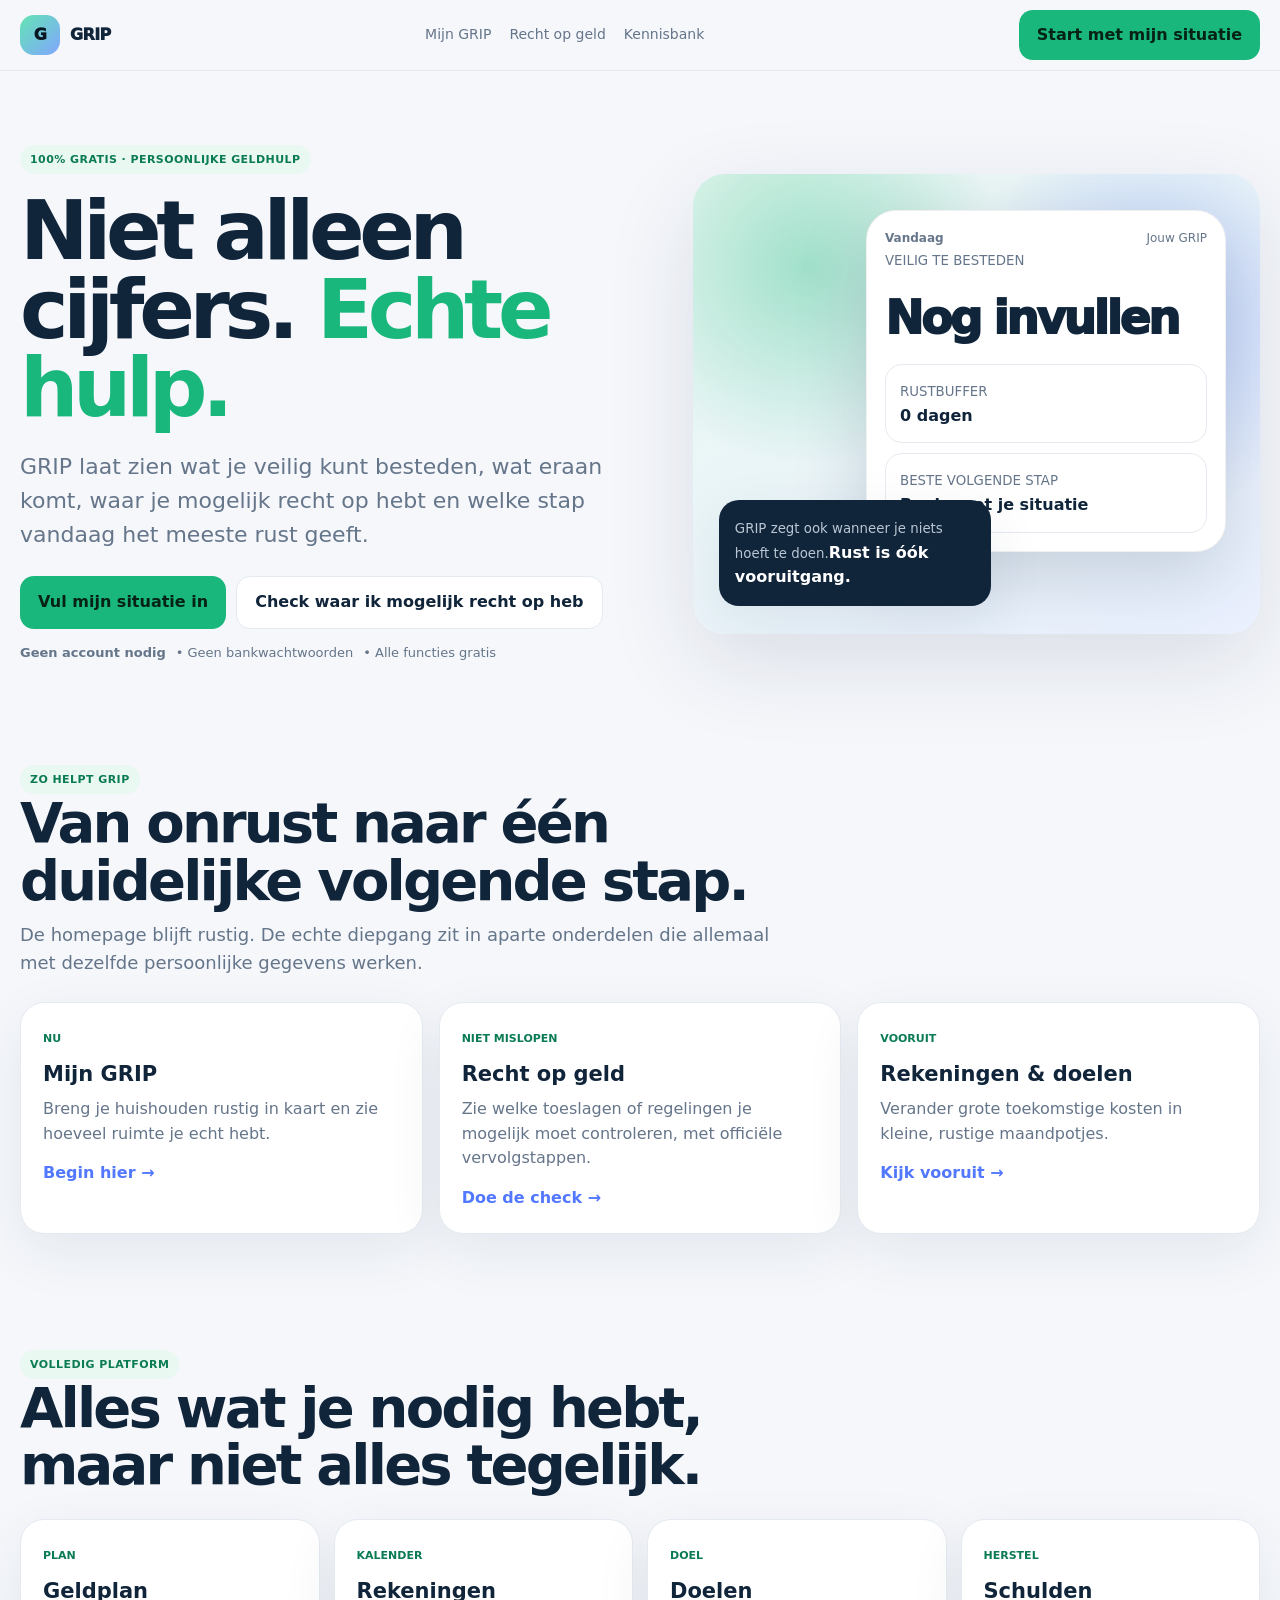
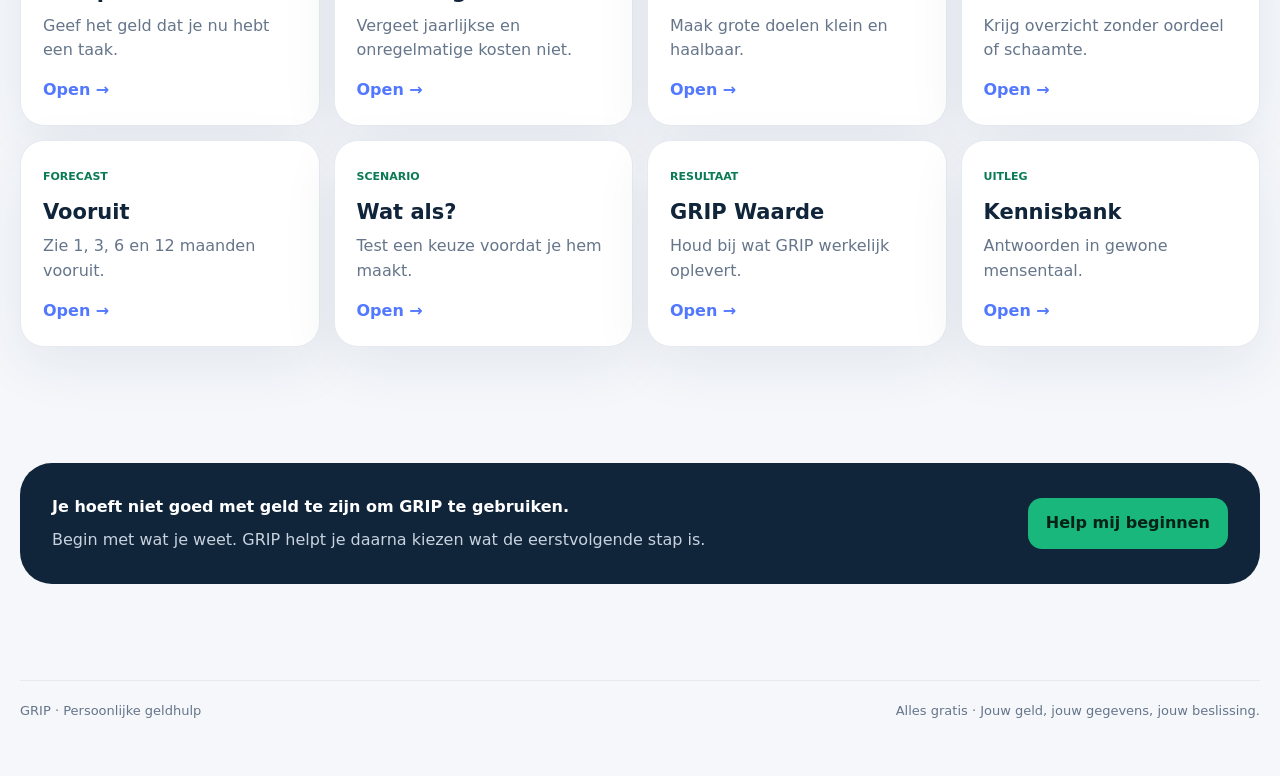
<file: index.html>
<!doctype html><html lang="nl"><head><meta charset="utf-8"><meta name="viewport" content="width=device-width,initial-scale=1"><meta name="theme-color" content="#f5f7fb"><meta name="description" content="GRIP helpt je begrijpen wat er nu kan, wat eraan komt en welke volgende stap rust geeft."><title>GRIP — echte hulp bij je geld</title><link rel="stylesheet" href="/style.css"></head><body><header class="topbar"><div class="wrap topin"><a class="logo" href="/"><span class="mark">G</span><span>GRIP</span></a><nav class="mainnav"><a href="/mijn-grip/">Mijn GRIP</a><a href="/recht-op-geld/">Recht op geld</a><a href="/kennisbank/">Kennisbank</a></nav><a class="navcta primary" href="/mijn-grip/">Start met mijn situatie</a></div></header><main><section class="wrap hero"><div><span class="eyebrow">100% gratis · persoonlijke geldhulp</span><h1>Niet alleen cijfers. <span>Echte hulp.</span></h1><p class="lead">GRIP laat zien wat je veilig kunt besteden, wat eraan komt, waar je mogelijk recht op hebt en welke stap vandaag het meeste rust geeft.</p><div class="actions"><a class="btn primary" href="/mijn-grip/">Vul mijn situatie in</a><a class="btn secondary" href="/recht-op-geld/">Check waar ik mogelijk recht op heb</a></div><div class="trustline"><b>Geen account nodig</b><span>• Geen bankwachtwoorden</span><span>• Alle functies gratis</span></div></div><div class="heroVisual"><div class="phone"><div class="phoneTop"><b>Vandaag</b><span>Jouw GRIP</span></div><small class="muted">VEILIG TE BESTEDEN</small><div class="bigNumber" id="homeSafe">Nog invullen</div><div class="miniCard"><small>RUSTBUFFER</small><strong id="homeDays">0 dagen</strong></div><div class="miniCard"><small>BESTE VOLGENDE STAP</small><strong id="homeAction">Begin met je situatie</strong></div></div><div class="floatingHelp"><small>GRIP zegt ook wanneer je niets hoeft te doen.</small><b>Rust is óók vooruitgang.</b></div></div></section><section class="wrap section"><div class="sectionHead"><span class="pill">Zo helpt GRIP</span><h2>Van onrust naar één duidelijke volgende stap.</h2><p>De homepage blijft rustig. De echte diepgang zit in aparte onderdelen die allemaal met dezelfde persoonlijke gegevens werken.</p></div><div class="grid3"><article class="routeCard"><span class="tag">Nu</span><h3>Mijn GRIP</h3><p>Breng je huishouden rustig in kaart en zie hoeveel ruimte je echt hebt.</p><a class="go" href="/mijn-grip/">Begin hier →</a></article><article class="routeCard"><span class="tag">Niet mislopen</span><h3>Recht op geld</h3><p>Zie welke toeslagen of regelingen je mogelijk moet controleren, met officiële vervolgstappen.</p><a class="go" href="/recht-op-geld/">Doe de check →</a></article><article class="routeCard"><span class="tag">Vooruit</span><h3>Rekeningen & doelen</h3><p>Verander grote toekomstige kosten in kleine, rustige maandpotjes.</p><a class="go" href="/rekeningen/">Kijk vooruit →</a></article></div></section><section class="wrap section"><div class="sectionHead"><span class="pill">Volledig platform</span><h2>Alles wat je nodig hebt, maar niet alles tegelijk.</h2></div><div class="grid4"><a class="routeCard" href="/geldplan/"><span class="tag">Plan</span><h3>Geldplan</h3><p>Geef het geld dat je nu hebt een taak.</p><span class="go">Open →</span></a><a class="routeCard" href="/rekeningen/"><span class="tag">Kalender</span><h3>Rekeningen</h3><p>Vergeet jaarlijkse en onregelmatige kosten niet.</p><span class="go">Open →</span></a><a class="routeCard" href="/doelen/"><span class="tag">Doel</span><h3>Doelen</h3><p>Maak grote doelen klein en haalbaar.</p><span class="go">Open →</span></a><a class="routeCard" href="/schulden/"><span class="tag">Herstel</span><h3>Schulden</h3><p>Krijg overzicht zonder oordeel of schaamte.</p><span class="go">Open →</span></a><a class="routeCard" href="/vooruit/"><span class="tag">Forecast</span><h3>Vooruit</h3><p>Zie 1, 3, 6 en 12 maanden vooruit.</p><span class="go">Open →</span></a><a class="routeCard" href="/wat-als/"><span class="tag">Scenario</span><h3>Wat als?</h3><p>Test een keuze voordat je hem maakt.</p><span class="go">Open →</span></a><a class="routeCard" href="/grip-waarde/"><span class="tag">Resultaat</span><h3>GRIP Waarde</h3><p>Houd bij wat GRIP werkelijk oplevert.</p><span class="go">Open →</span></a><a class="routeCard" href="/kennisbank/"><span class="tag">Uitleg</span><h3>Kennisbank</h3><p>Antwoorden in gewone mensentaal.</p><span class="go">Open →</span></a></div></section><section class="wrap section"><div class="helpBand"><div><b>Je hoeft niet goed met geld te zijn om GRIP te gebruiken.</b><p>Begin met wat je weet. GRIP helpt je daarna kiezen wat de eerstvolgende stap is.</p></div><a class="btn primary" href="/mijn-grip/">Help mij beginnen</a></div></section></main><footer class="footer"><div class="wrap footerin"><span>GRIP · Persoonlijke geldhulp</span><span>Alles gratis · Jouw geld, jouw gegevens, jouw beslissing.</span></div></footer><script src="/common.js"></script><script>const c=GRIP.calc(),a=GRIP.action();document.querySelector('#homeSafe').textContent=c.income?GRIP.money(c.monthlyFree):'Nog invullen';document.querySelector('#homeDays').textContent=Math.round(c.bufferDays)+' dagen';document.querySelector('#homeAction').textContent=a[0];</script></body></html>
</file>
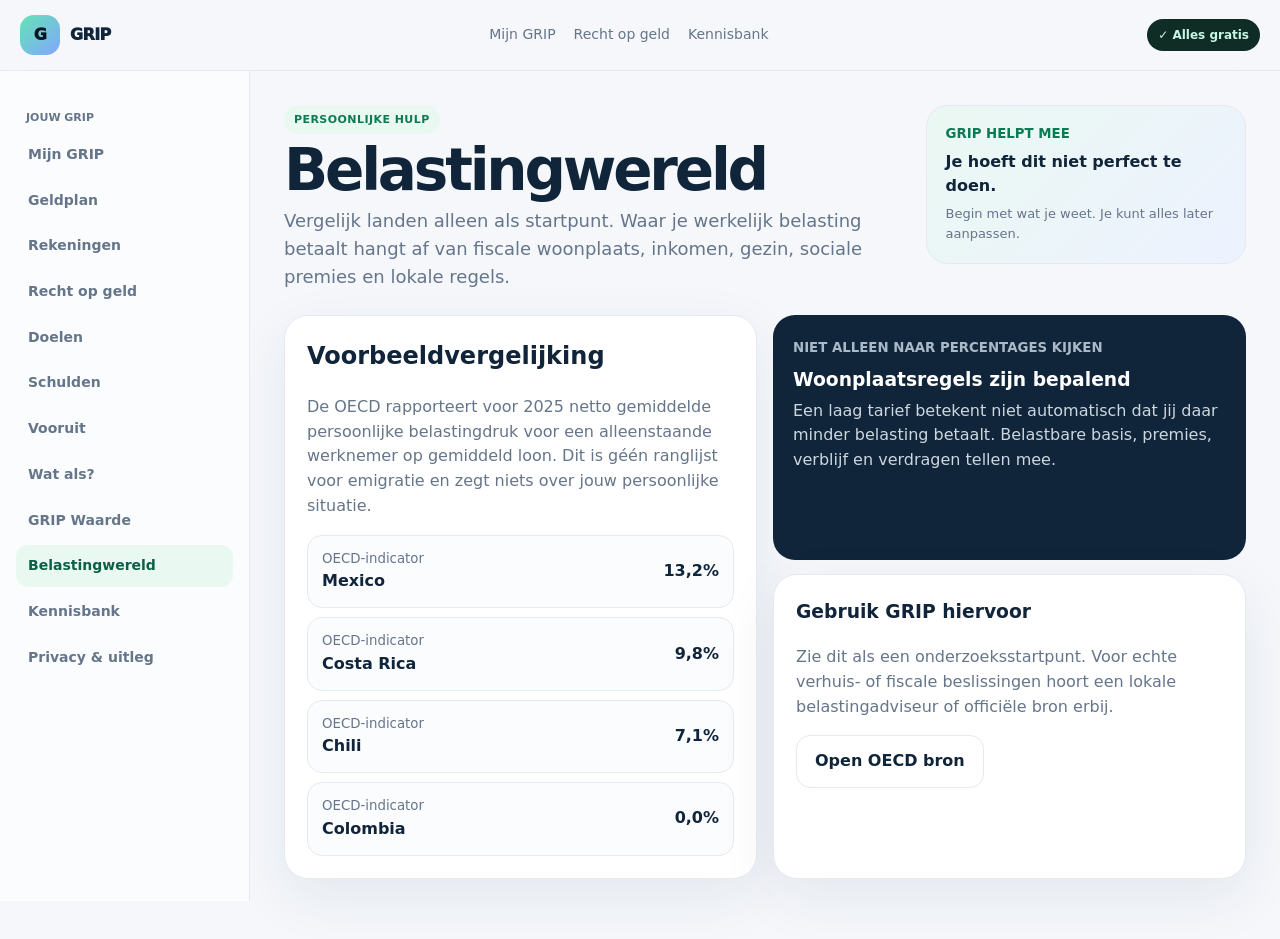
<file: belastingwereld/index.html>
<!doctype html><html lang="nl"><head><meta charset="utf-8"><meta name="viewport" content="width=device-width,initial-scale=1"><title>GRIP Belastingwereld</title><link rel="stylesheet" href="/style.css"></head><body><script src="/common.js"></script><script>GRIP.shell('/belastingwereld/','Belastingwereld','Vergelijk landen alleen als startpunt. Waar je werkelijk belasting betaalt hangt af van fiscale woonplaats, inkomen, gezin, sociale premies en lokale regels.',`<div class="layout2"><section class="panel"><h2>Voorbeeldvergelijking</h2><p class="muted">De OECD rapporteert voor 2025 netto gemiddelde persoonlijke belastingdruk voor een alleenstaande werknemer op gemiddeld loon. Dit is géén ranglijst voor emigratie en zegt niets over jouw persoonlijke situatie.</p><div class="list"><div class="row"><div><small>OECD-indicator</small><b>Mexico</b></div><strong>13,2%</strong></div><div class="row"><div><small>OECD-indicator</small><b>Costa Rica</b></div><strong>9,8%</strong></div><div class="row"><div><small>OECD-indicator</small><b>Chili</b></div><strong>7,1%</strong></div><div class="row"><div><small>OECD-indicator</small><b>Colombia</b></div><strong>0,0%</strong></div></div></section><aside class="stack"><section class="actionBox"><small>Niet alleen naar percentages kijken</small><h3>Woonplaatsregels zijn bepalend</h3><p>Een laag tarief betekent niet automatisch dat jij daar minder belasting betaalt. Belastbare basis, premies, verblijf en verdragen tellen mee.</p></section><section class="panel"><h3>Gebruik GRIP hiervoor</h3><p class="muted">Zie dit als een onderzoeksstartpunt. Voor echte verhuis- of fiscale beslissingen hoort een lokale belastingadviseur of officiële bron erbij.</p><a class="btn secondary" href="https://www.oecd.org/en/topics/sub-issues/taxing-wages.html" target="_blank" rel="noopener">Open OECD bron</a></section></aside></div>`);</script></body></html>
</file>
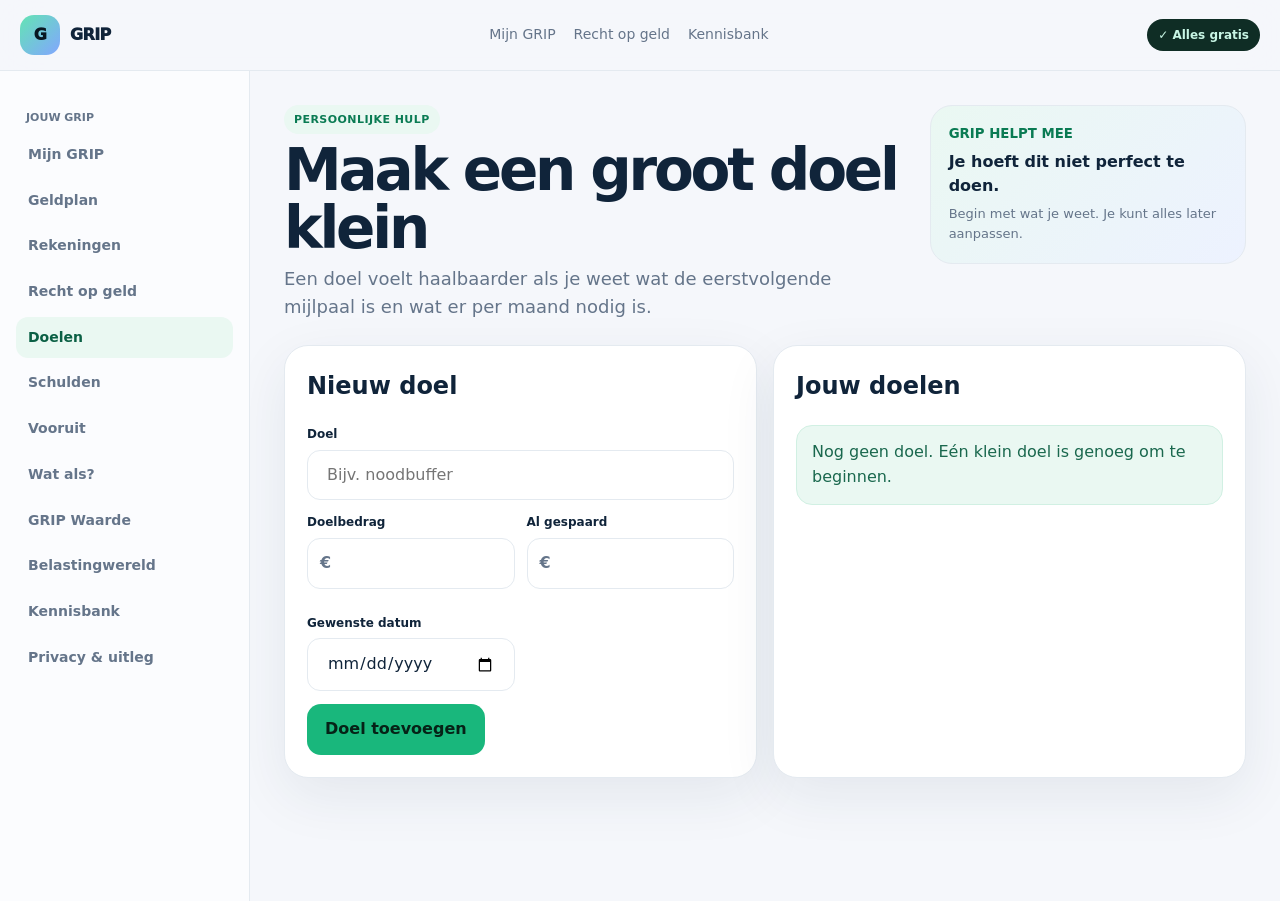
<file: doelen/index.html>
<!doctype html><html lang="nl"><head><meta charset="utf-8"><meta name="viewport" content="width=device-width,initial-scale=1"><title>GRIP Doelen</title><link rel="stylesheet" href="/style.css"></head><body><script src="/common.js"></script><script>const d=GRIP.load();GRIP.shell('/doelen/','Maak een groot doel klein','Een doel voelt haalbaarder als je weet wat de eerstvolgende mijlpaal is en wat er per maand nodig is.',`<div class="layout2"><section class="panel"><h2>Nieuw doel</h2><div class="field"><label>Doel</label><div class="input"><input id="gn" placeholder="Bijv. noodbuffer"></div></div><div class="formGrid"><div class="field"><label>Doelbedrag</label><div class="input"><span>€</span><input id="gt" type="number"></div></div><div class="field"><label>Al gespaard</label><div class="input"><span>€</span><input id="gs" type="number"></div></div><div class="field"><label>Gewenste datum</label><div class="input"><input id="gd" type="date"></div></div></div><button class="btn primary" id="add">Doel toevoegen</button></section><section class="panel"><h2>Jouw doelen</h2><div id="rows" class="stack"></div></section></div>`);const render=()=>{GRIP.q('#rows').innerHTML=d.goals.length?d.goals.map(g=>{const left=Math.max(0,GRIP.num(g.target)-GRIP.num(g.saved)),m=GRIP.monthsUntil(g.date),pm=left/m,pct=g.target?Math.min(100,g.saved/g.target*100):0;return`<article class="goalCard"><small class="muted">${GRIP.esc(g.date||'Geen datum')}</small><h3>${GRIP.esc(g.name)}</h3><p>${GRIP.money(g.saved)} van ${GRIP.money(g.target)} · ongeveer ${GRIP.money(pm)}/mnd nodig</p><div class="progress"><span style="width:${pct}%"></span></div><button class="smallBtn dangerBtn" data-del="${g.id}">Verwijder</button></article>`}).join(''):'<div class="notice good">Nog geen doel. Eén klein doel is genoeg om te beginnen.</div>';GRIP.qa('[data-del]').forEach(x=>x.onclick=()=>{d.goals=d.goals.filter(g=>g.id!==x.dataset.del);GRIP.save();render()})};GRIP.q('#add').onclick=()=>{const name=GRIP.q('#gn').value.trim(),target=GRIP.num(GRIP.q('#gt').value),saved=GRIP.num(GRIP.q('#gs').value),date=GRIP.q('#gd').value;if(!name||!target)return GRIP.toast('Vul doel en doelbedrag in');d.goals.push({id:GRIP.uid(),name,target,saved,date});GRIP.save();render();GRIP.toast('Doel toegevoegd')};render();</script></body></html>
</file>
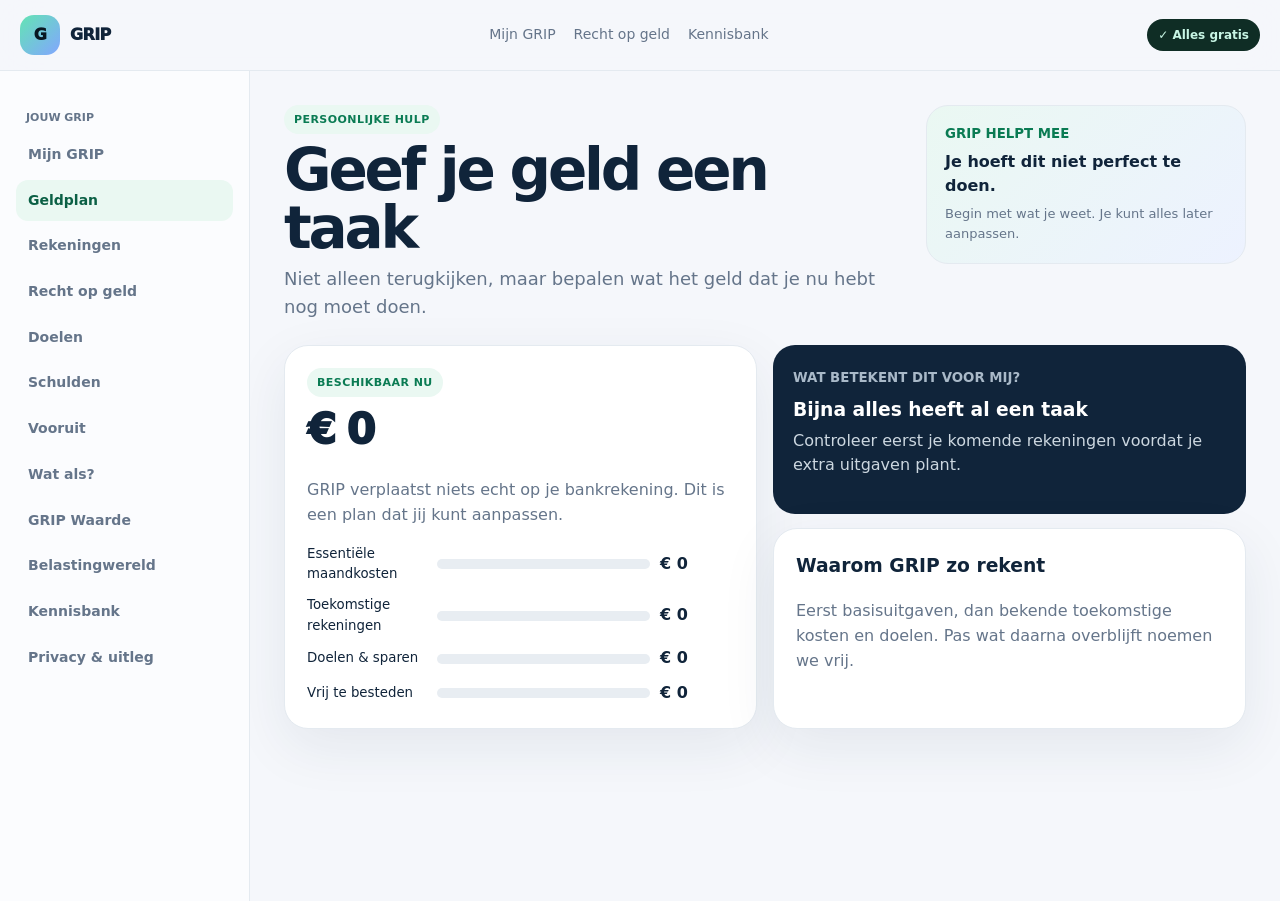
<file: geldplan/index.html>
<!doctype html><html lang="nl"><head><meta charset="utf-8"><meta name="viewport" content="width=device-width,initial-scale=1"><title>GRIP Geldplan</title><link rel="stylesheet" href="/style.css"></head><body><script src="/common.js"></script><script>const d=GRIP.load(),p=d.profile,c=GRIP.calc(),avail=GRIP.num(p.currentBalance),essential=Math.min(avail,c.costs),reserve=Math.min(Math.max(0,avail-essential),c.billReserve),goals=Math.min(Math.max(0,avail-essential-reserve),c.goalReserve+GRIP.num(p.monthlySaving)),free=Math.max(0,avail-essential-reserve-goals);GRIP.shell('/geldplan/','Geef je geld een taak','Niet alleen terugkijken, maar bepalen wat het geld dat je nu hebt nog moet doen.',`<div class="layout2"><section class="panel"><span class="pill">Beschikbaar nu</span><div class="big">${GRIP.money(avail)}</div><p class="muted">GRIP verplaatst niets echt op je bankrekening. Dit is een plan dat jij kunt aanpassen.</p><div class="bars">${[['Essentiële maandkosten',essential],['Toekomstige rekeningen',reserve],['Doelen & sparen',goals],['Vrij te besteden',free]].map(([n,v])=>`<div class="barRow"><small>${n}</small><div class="track"><div class="fill" style="width:${avail?Math.min(100,v/avail*100):0}%"></div></div><b>${GRIP.money(v)}</b></div>`).join('')}</div></section><aside class="stack"><section class="actionBox"><small>Wat betekent dit voor mij?</small><h3>${free>0?'Je hebt nog ruimte zonder taak':'Bijna alles heeft al een taak'}</h3><p>${free>0?GRIP.money(free)+' is volgens je huidige invoer nog niet nodig voor basis, potjes of doelen.':'Controleer eerst je komende rekeningen voordat je extra uitgaven plant.'}</p></section><section class="panel"><h3>Waarom GRIP zo rekent</h3><p class="muted">Eerst basisuitgaven, dan bekende toekomstige kosten en doelen. Pas wat daarna overblijft noemen we vrij.</p></section></aside></div>`);</script></body></html>
</file>
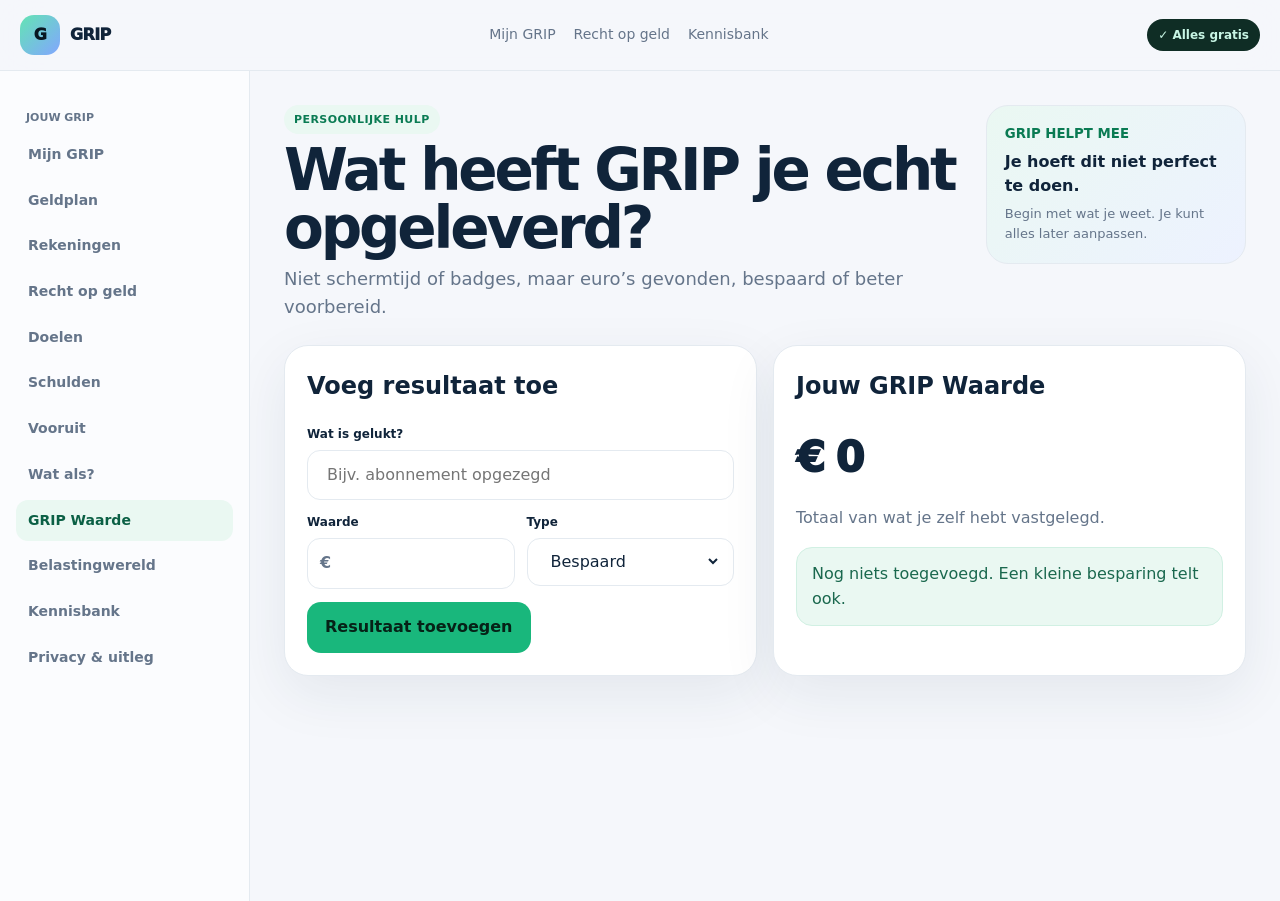
<file: grip-waarde/index.html>
<!doctype html><html lang="nl"><head><meta charset="utf-8"><meta name="viewport" content="width=device-width,initial-scale=1"><title>GRIP Waarde</title><link rel="stylesheet" href="/style.css"></head><body><script src="/common.js"></script><script>const d=GRIP.load();GRIP.shell('/grip-waarde/','Wat heeft GRIP je echt opgeleverd?','Niet schermtijd of badges, maar euro’s gevonden, bespaard of beter voorbereid.',`<div class="layout2"><section class="panel"><h2>Voeg resultaat toe</h2><div class="field"><label>Wat is gelukt?</label><div class="input"><input id="vn" placeholder="Bijv. abonnement opgezegd"></div></div><div class="formGrid"><div class="field"><label>Waarde</label><div class="input"><span>€</span><input id="va" type="number"></div></div><div class="field"><label>Type</label><div class="input"><select id="vt"><option>Bespaard</option><option>Gevonden</option><option>Teruggekregen</option><option>Voorbereid</option></select></div></div></div><button class="btn primary" id="add">Resultaat toevoegen</button></section><section class="panel"><h2>Jouw GRIP Waarde</h2><div class="big" id="total"></div><p class="muted">Totaal van wat je zelf hebt vastgelegd.</p><div id="rows" class="list"></div></section></div>`);const render=()=>{GRIP.q('#total').textContent=GRIP.money(d.value.reduce((s,x)=>s+GRIP.num(x.amount),0));GRIP.q('#rows').innerHTML=d.value.length?d.value.map(x=>`<div class="row"><div><small>${GRIP.esc(x.type)}</small><b>${GRIP.esc(x.name)}</b></div><strong>${GRIP.money(x.amount)}</strong></div>`).join(''):'<div class="notice good">Nog niets toegevoegd. Een kleine besparing telt ook.</div>'};GRIP.q('#add').onclick=()=>{const name=GRIP.q('#vn').value.trim(),amount=GRIP.num(GRIP.q('#va').value),type=GRIP.q('#vt').value;if(!name||!amount)return GRIP.toast('Vul resultaat en bedrag in');d.value.push({id:GRIP.uid(),name,amount,type});GRIP.save();render();GRIP.toast('Resultaat toegevoegd')};render();</script></body></html>
</file>
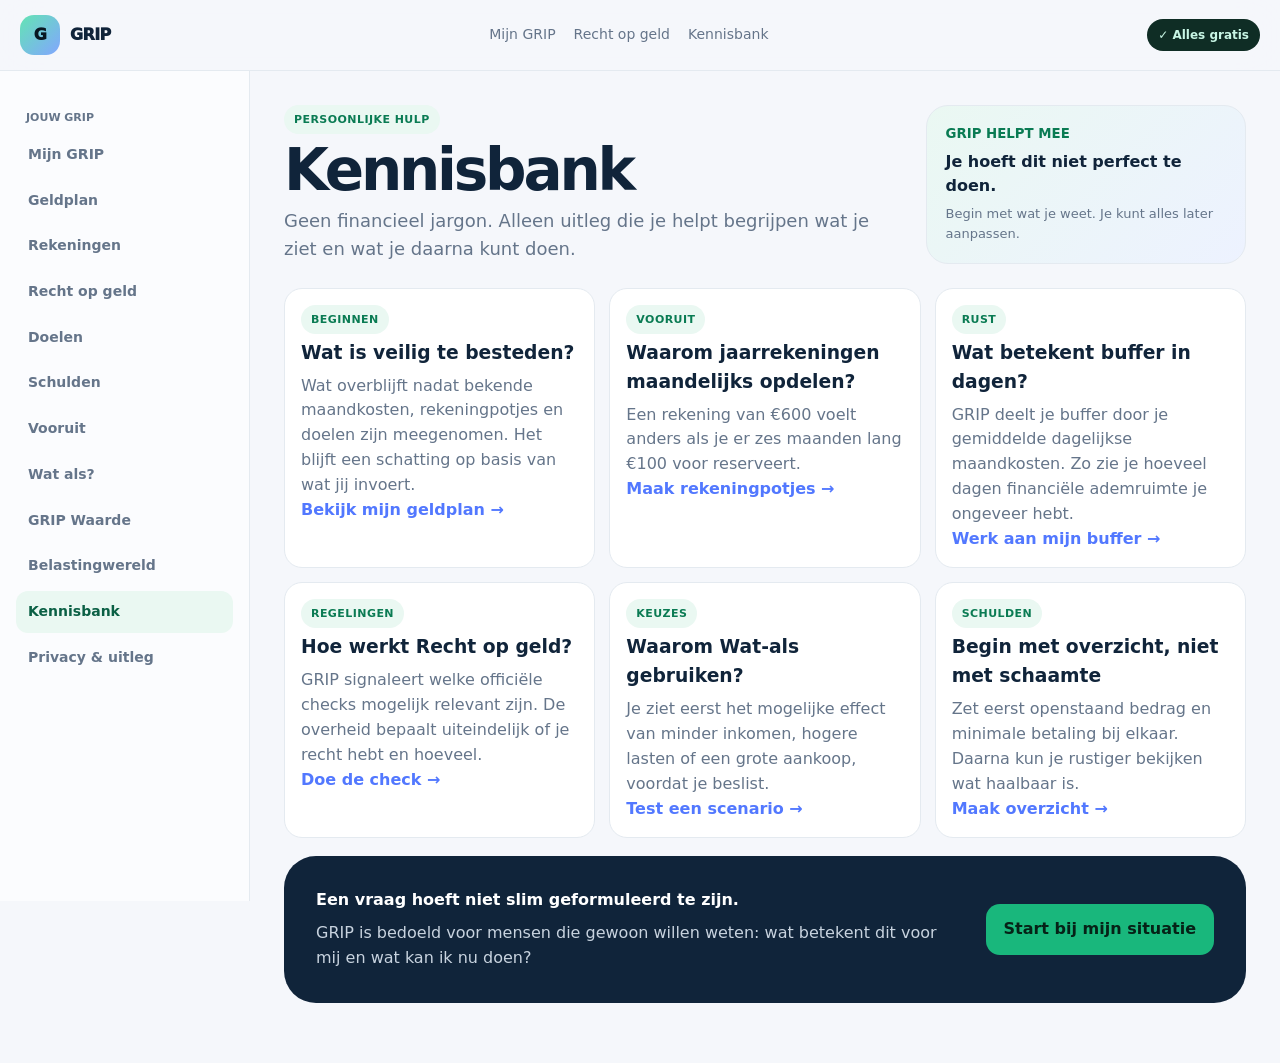
<file: kennisbank/index.html>
<!doctype html><html lang="nl"><head><meta charset="utf-8"><meta name="viewport" content="width=device-width,initial-scale=1"><title>GRIP Kennisbank</title><link rel="stylesheet" href="/style.css"></head><body><script src="/common.js"></script><script>GRIP.shell('/kennisbank/','Kennisbank','Geen financieel jargon. Alleen uitleg die je helpt begrijpen wat je ziet en wat je daarna kunt doen.',`<div class="articleGrid"><article class="articleCard"><span class="pill">Beginnen</span><h3>Wat is veilig te besteden?</h3><p>Wat overblijft nadat bekende maandkosten, rekeningpotjes en doelen zijn meegenomen. Het blijft een schatting op basis van wat jij invoert.</p><a class="read" href="/geldplan/">Bekijk mijn geldplan →</a></article><article class="articleCard"><span class="pill">Vooruit</span><h3>Waarom jaarrekeningen maandelijks opdelen?</h3><p>Een rekening van €600 voelt anders als je er zes maanden lang €100 voor reserveert.</p><a class="read" href="/rekeningen/">Maak rekeningpotjes →</a></article><article class="articleCard"><span class="pill">Rust</span><h3>Wat betekent buffer in dagen?</h3><p>GRIP deelt je buffer door je gemiddelde dagelijkse maandkosten. Zo zie je hoeveel dagen financiële ademruimte je ongeveer hebt.</p><a class="read" href="/doelen/">Werk aan mijn buffer →</a></article><article class="articleCard"><span class="pill">Regelingen</span><h3>Hoe werkt Recht op geld?</h3><p>GRIP signaleert welke officiële checks mogelijk relevant zijn. De overheid bepaalt uiteindelijk of je recht hebt en hoeveel.</p><a class="read" href="/recht-op-geld/">Doe de check →</a></article><article class="articleCard"><span class="pill">Keuzes</span><h3>Waarom Wat-als gebruiken?</h3><p>Je ziet eerst het mogelijke effect van minder inkomen, hogere lasten of een grote aankoop, voordat je beslist.</p><a class="read" href="/wat-als/">Test een scenario →</a></article><article class="articleCard"><span class="pill">Schulden</span><h3>Begin met overzicht, niet met schaamte</h3><p>Zet eerst openstaand bedrag en minimale betaling bij elkaar. Daarna kun je rustiger bekijken wat haalbaar is.</p><a class="read" href="/schulden/">Maak overzicht →</a></article></div><div class="helpBand" style="margin-top:18px"><div><b>Een vraag hoeft niet slim geformuleerd te zijn.</b><p>GRIP is bedoeld voor mensen die gewoon willen weten: wat betekent dit voor mij en wat kan ik nu doen?</p></div><a class="btn primary" href="/mijn-grip/">Start bij mijn situatie</a></div>`);</script></body></html>
</file>
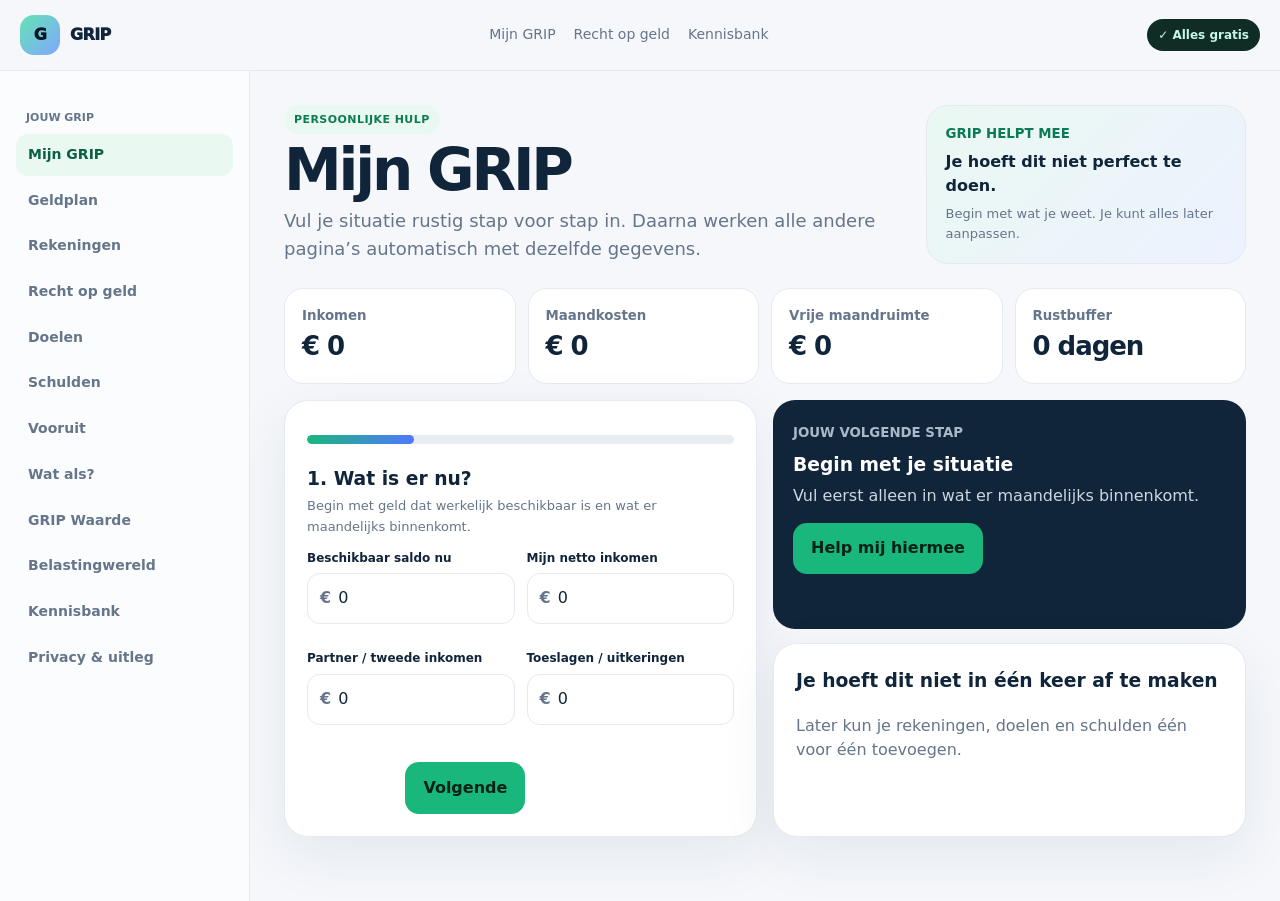
<file: mijn-grip/index.html>
<!doctype html><html lang="nl"><head><meta charset="utf-8"><meta name="viewport" content="width=device-width,initial-scale=1"><title>Mijn GRIP</title><link rel="stylesheet" href="/style.css"></head><body><script src="/common.js"></script><script>const c=GRIP.calc(),a=GRIP.action();GRIP.shell('/mijn-grip/','Mijn GRIP','Vul je situatie rustig stap voor stap in. Daarna werken alle andere pagina’s automatisch met dezelfde gegevens.',`<div class="kpis"><div class="kpi"><small>Inkomen</small><strong>${GRIP.money(c.income)}</strong></div><div class="kpi"><small>Maandkosten</small><strong>${GRIP.money(c.costs)}</strong></div><div class="kpi"><small>Vrije maandruimte</small><strong>${GRIP.money(c.monthlyFree)}</strong></div><div class="kpi"><small>Rustbuffer</small><strong>${Math.round(c.bufferDays)} dagen</strong></div></div><div class="layout2"><section class="panel"><div class="progress"><span id="prog" style="width:25%"></span></div><div class="wizardStep active" data-step="1"><div class="group"><h3>1. Wat is er nu?</h3><p>Begin met geld dat werkelijk beschikbaar is en wat er maandelijks binnenkomt.</p><div class="formGrid"><div class="field"><label>Beschikbaar saldo nu</label><div class="input"><span>€</span><input data-p="currentBalance" type="number"></div></div><div class="field"><label>Mijn netto inkomen</label><div class="input"><span>€</span><input data-p="income1" type="number"></div></div><div class="field"><label>Partner / tweede inkomen</label><div class="input"><span>€</span><input data-p="income2" type="number"></div></div><div class="field"><label>Toeslagen / uitkeringen</label><div class="input"><span>€</span><input data-p="benefits" type="number"></div></div></div></div></div><div class="wizardStep" data-step="2"><div class="group"><h3>2. Wat kost je maand?</h3><p>Een goede schatting is prima. Het hoeft niet op de cent nauwkeurig.</p><div class="formGrid">${[['housing','Huur / hypotheek'],['energy','Energie + water'],['insurance','Verzekeringen'],['telecom','Internet + telefoon'],['groceries','Boodschappen'],['transport','Vervoer'],['subscriptions','Abonnementen'],['debtMinimum','Leningen / aflossingen'],['childcare','Kinderen / opvang'],['otherCosts','Overig']].map(([k,l])=>`<div class="field"><label>${l}</label><div class="input"><span>€</span><input data-p="${k}" type="number"></div></div>`).join('')}</div></div></div><div class="wizardStep" data-step="3"><div class="group"><h3>3. Buffer & plannen</h3><div class="formGrid"><div class="field"><label>Beschikbare buffer</label><div class="input"><span>€</span><input data-p="buffer" type="number"></div></div><div class="field"><label>Extra sparen per maand</label><div class="input"><span>€</span><input data-p="monthlySaving" type="number"></div></div><div class="field"><label>Huishoudgrootte</label><div class="input"><input data-p="householdSize" type="number" min="1"></div></div></div></div></div><div class="wizardStep" data-step="4"><div class="group"><h3>4. Waar kan GRIP extra naar kijken?</h3><p>Dit helpt Recht op geld om gerichter te signaleren wat je officieel moet controleren.</p><div class="checkerGrid"><label class="checkbox"><input data-p="rentHome" type="checkbox"><span><b>Ik huur mijn woning</b><small class="muted">Voor mogelijke huurtoeslag.</small></span></label><label class="checkbox"><input data-p="healthInsured" type="checkbox"><span><b>Nederlandse zorgverzekering</b><small class="muted">Voor mogelijke zorgtoeslag.</small></span></label><label class="checkbox"><input data-p="children" type="checkbox"><span><b>Kind(eren) onder 18</b><small class="muted">Voor kindregelingen.</small></span></label><label class="checkbox"><input data-p="childcareUse" type="checkbox"><span><b>Ik betaal kinderopvang</b><small class="muted">Voor mogelijke kinderopvangtoeslag.</small></span></label></div><div class="formGrid" style="margin-top:12px"><div class="field"><label>Leeftijd</label><div class="input"><input data-p="age" type="number"></div></div><div class="field"><label>Geschat jaarinkomen</label><div class="input"><span>€</span><input data-p="yearlyIncome" type="number"></div></div><div class="field"><label>Vermogen / spaargeld</label><div class="input"><span>€</span><input data-p="assets" type="number"></div></div><div class="field"><label>Gemeente</label><div class="input"><input data-p="municipality" placeholder="Bijv. Dordrecht"></div></div></div></div></div><div class="actions"><button class="btn secondary" id="back">Terug</button><button class="btn primary" id="next">Volgende</button><button class="btn primary" id="finish" style="display:none">Bewaar mijn situatie</button></div></section><aside class="stack"><section class="actionBox"><small>Jouw volgende stap</small><h3>${GRIP.esc(a[0])}</h3><p>${GRIP.esc(a[1])}</p><a class="btn primary" style="margin-top:14px" href="${a[2]}">Help mij hiermee</a></section><section class="panel"><h3>Je hoeft dit niet in één keer af te maken</h3><p class="muted">Later kun je rekeningen, doelen en schulden één voor één toevoegen.</p></section></aside></div>`);GRIP.setProfile();let step=1;const paint=()=>{GRIP.qa('.wizardStep').forEach(x=>x.classList.toggle('active',Number(x.dataset.step)===step));GRIP.q('#prog').style.width=(step*25)+'%';GRIP.q('#back').style.visibility=step===1?'hidden':'visible';GRIP.q('#next').style.display=step===4?'none':'inline-flex';GRIP.q('#finish').style.display=step===4?'inline-flex':'none'};GRIP.q('#next').onclick=()=>{GRIP.readProfile();step=Math.min(4,step+1);paint()};GRIP.q('#back').onclick=()=>{GRIP.readProfile();step=Math.max(1,step-1);paint()};GRIP.q('#finish').onclick=()=>{GRIP.readProfile();GRIP.toast('Je situatie is bewaard');setTimeout(()=>location.href='/geldplan/',400)};paint();</script></body></html>
</file>
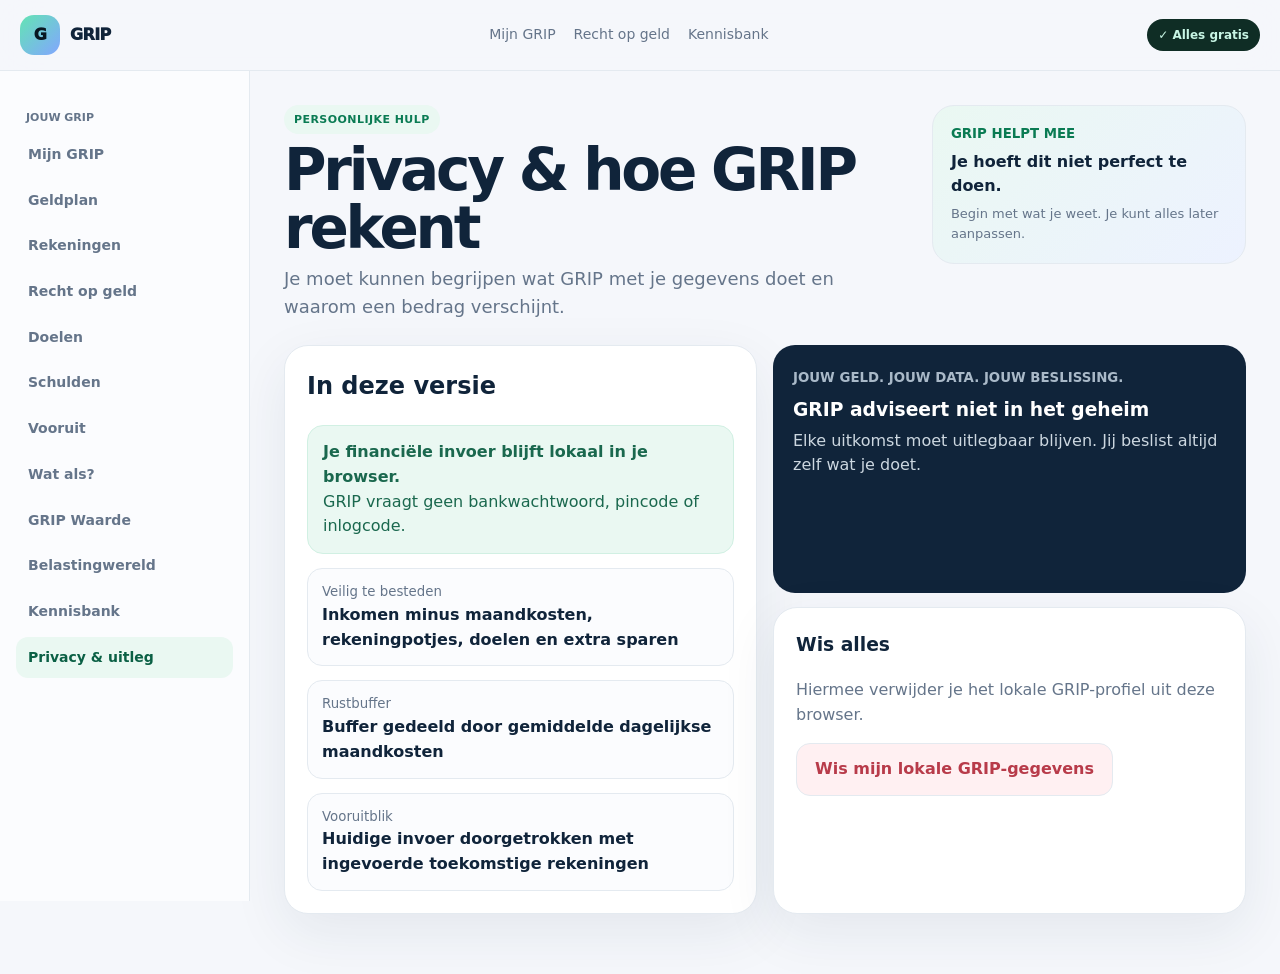
<file: privacy/index.html>
<!doctype html><html lang="nl"><head><meta charset="utf-8"><meta name="viewport" content="width=device-width,initial-scale=1"><title>GRIP Privacy & uitleg</title><link rel="stylesheet" href="/style.css"></head><body><script src="/common.js"></script><script>GRIP.shell('/privacy/','Privacy & hoe GRIP rekent','Je moet kunnen begrijpen wat GRIP met je gegevens doet en waarom een bedrag verschijnt.',`<div class="layout2"><section class="panel"><h2>In deze versie</h2><div class="stack"><div class="notice good"><b>Je financiële invoer blijft lokaal in je browser.</b><br>GRIP vraagt geen bankwachtwoord, pincode of inlogcode.</div><div class="row"><div><small>Veilig te besteden</small><b>Inkomen minus maandkosten, rekeningpotjes, doelen en extra sparen</b></div></div><div class="row"><div><small>Rustbuffer</small><b>Buffer gedeeld door gemiddelde dagelijkse maandkosten</b></div></div><div class="row"><div><small>Vooruitblik</small><b>Huidige invoer doorgetrokken met ingevoerde toekomstige rekeningen</b></div></div></div></section><aside class="stack"><section class="actionBox"><small>Jouw geld. Jouw data. Jouw beslissing.</small><h3>GRIP adviseert niet in het geheim</h3><p>Elke uitkomst moet uitlegbaar blijven. Jij beslist altijd zelf wat je doet.</p></section><section class="panel"><h3>Wis alles</h3><p class="muted">Hiermee verwijder je het lokale GRIP-profiel uit deze browser.</p><button class="btn secondary dangerBtn" id="wipe">Wis mijn lokale GRIP-gegevens</button></section></aside></div>`);GRIP.q('#wipe').onclick=()=>{if(confirm('Weet je zeker dat je je lokale GRIP-gegevens wilt wissen?')){try{localStorage.removeItem('grip.platform.v11')}catch{};GRIP.toast('Gegevens gewist');setTimeout(()=>location.href='/',500)}};</script></body></html>
</file>
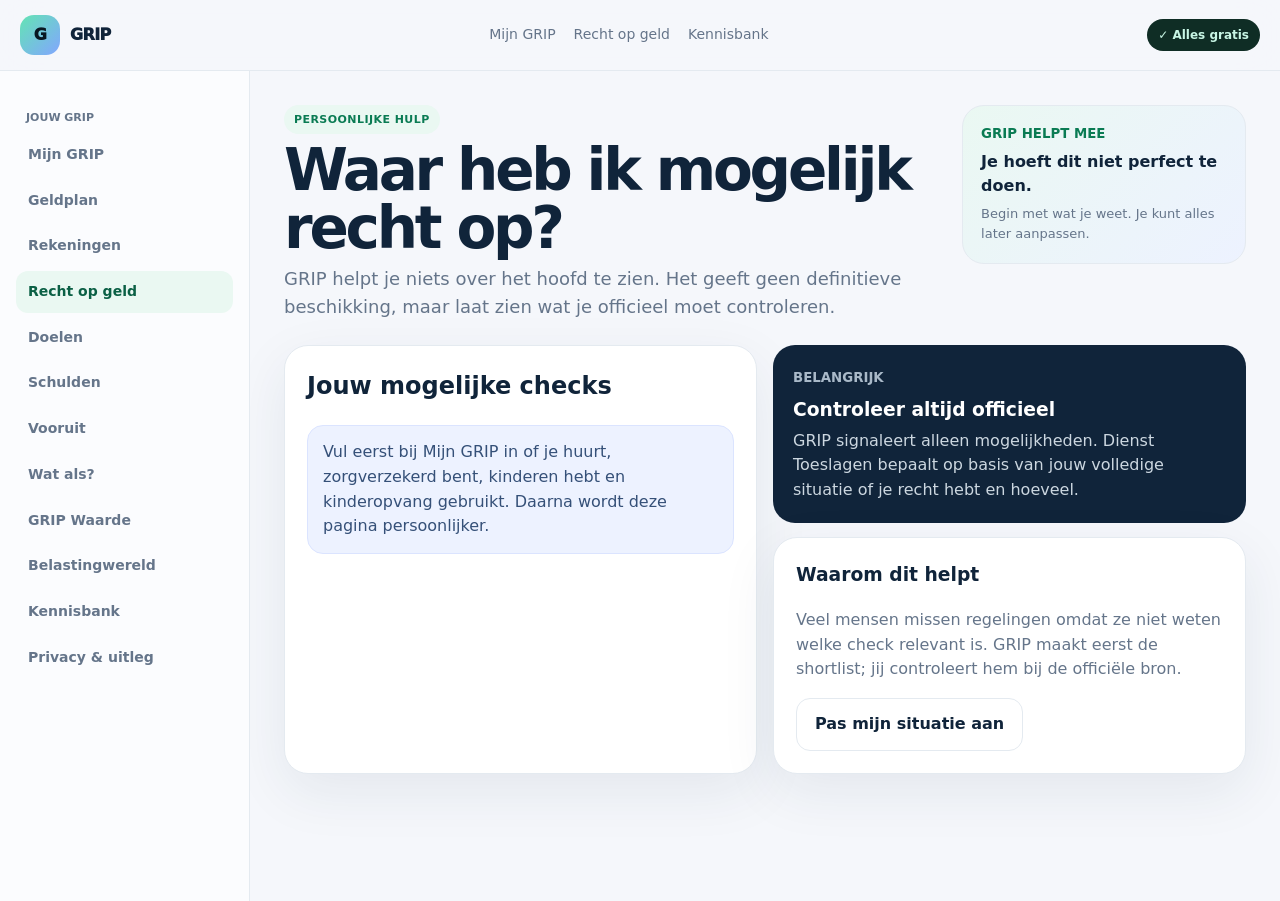
<file: recht-op-geld/index.html>
<!doctype html><html lang="nl"><head><meta charset="utf-8"><meta name="viewport" content="width=device-width,initial-scale=1"><title>GRIP Recht op geld</title><link rel="stylesheet" href="/style.css"></head><body><script src="/common.js"></script><script>const d=GRIP.load(),p=d.profile;const items=[];if(p.healthInsured)items.push(['Zorgtoeslag','Mogelijk relevant bij een Nederlandse zorgverzekering. Inkomen en vermogen tellen mee.']);if(p.rentHome)items.push(['Huurtoeslag','Mogelijk relevant als je huurt. Persoonlijke situatie, inkomen, huur en vermogen bepalen de uitkomst.']);if(p.children)items.push(['Kindgebonden budget','Mogelijk relevant bij kinderen onder 18. Inkomen, gezinssituatie en vermogen spelen mee.']);if(p.childcareUse)items.push(['Kinderopvangtoeslag','Mogelijk relevant als je geregistreerde kinderopvang gebruikt en aan de voorwaarden voldoet.']);GRIP.shell('/recht-op-geld/','Waar heb ik mogelijk recht op?','GRIP helpt je niets over het hoofd te zien. Het geeft geen definitieve beschikking, maar laat zien wat je officieel moet controleren.',`<div class="layout2"><section class="panel"><h2>Jouw mogelijke checks</h2><div class="stack">${items.length?items.map(([n,t])=>`<article class="scheme possible"><h3>${n}</h3><p>${t}</p><a href="https://www.belastingdienst.nl/wps/wcm/connect/bldcontentnl/themaoverstijgend/rekenhulpen/toeslagen/proefberekening_toeslagen" target="_blank" rel="noopener">Open officiële proefberekening →</a></article>`).join(''):'<div class="notice">Vul eerst bij Mijn GRIP in of je huurt, zorgverzekerd bent, kinderen hebt en kinderopvang gebruikt. Daarna wordt deze pagina persoonlijker.</div>'}</div></section><aside class="stack"><section class="actionBox"><small>Belangrijk</small><h3>Controleer altijd officieel</h3><p>GRIP signaleert alleen mogelijkheden. Dienst Toeslagen bepaalt op basis van jouw volledige situatie of je recht hebt en hoeveel.</p></section><section class="panel"><h3>Waarom dit helpt</h3><p class="muted">Veel mensen missen regelingen omdat ze niet weten welke check relevant is. GRIP maakt eerst de shortlist; jij controleert hem bij de officiële bron.</p><a class="btn secondary" href="/mijn-grip/">Pas mijn situatie aan</a></section></aside></div>`);</script></body></html>
</file>
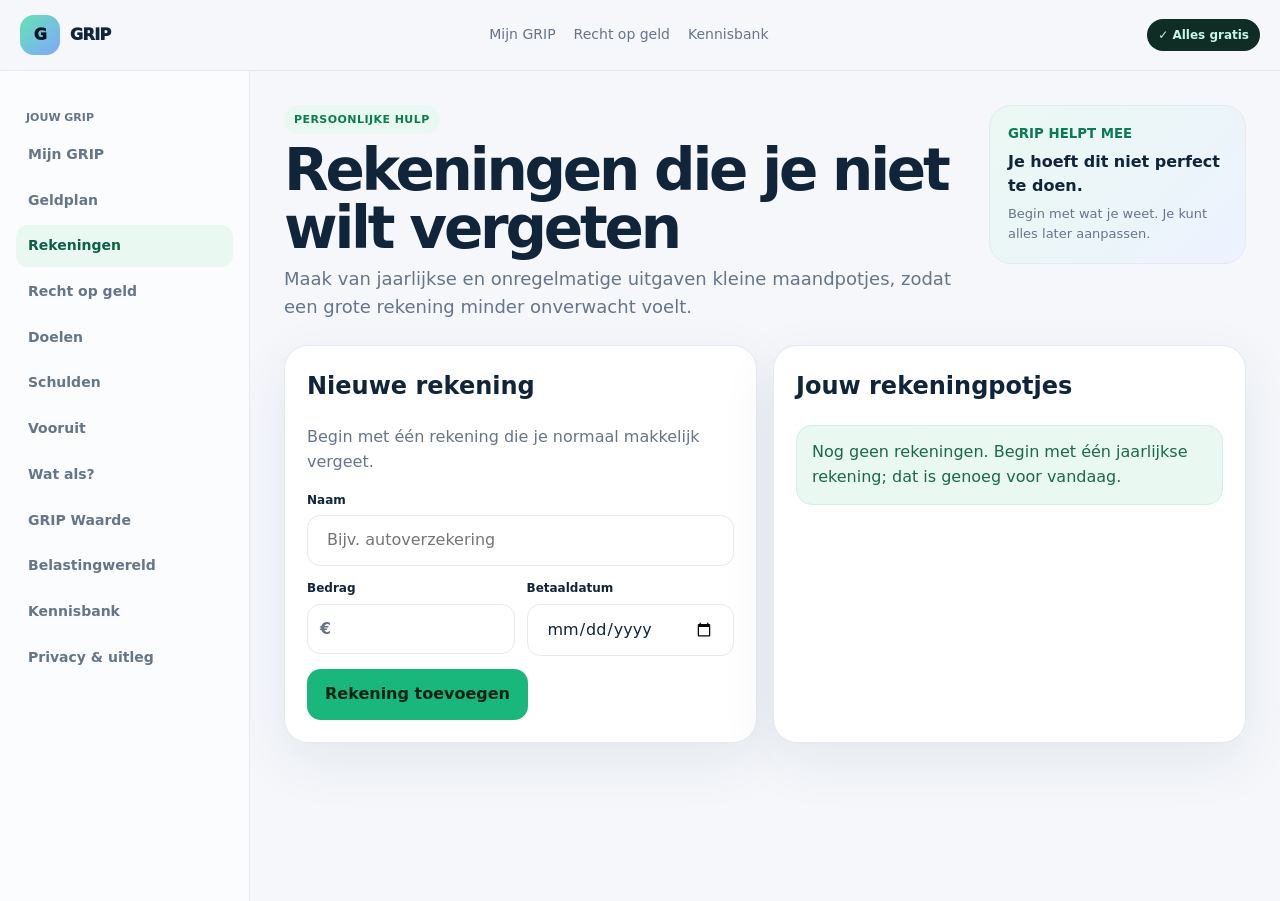
<file: rekeningen/index.html>
<!doctype html><html lang="nl"><head><meta charset="utf-8"><meta name="viewport" content="width=device-width,initial-scale=1"><title>GRIP Rekeningen</title><link rel="stylesheet" href="/style.css"></head><body><script src="/common.js"></script><script>const d=GRIP.load();GRIP.shell('/rekeningen/','Rekeningen die je niet wilt vergeten','Maak van jaarlijkse en onregelmatige uitgaven kleine maandpotjes, zodat een grote rekening minder onverwacht voelt.',`<div class="layout2"><section class="panel"><h2>Nieuwe rekening</h2><p class="muted">Begin met één rekening die je normaal makkelijk vergeet.</p><div class="field"><label>Naam</label><div class="input"><input id="bn" placeholder="Bijv. autoverzekering"></div></div><div class="formGrid"><div class="field"><label>Bedrag</label><div class="input"><span>€</span><input id="ba" type="number"></div></div><div class="field"><label>Betaaldatum</label><div class="input"><input id="bd" type="date"></div></div></div><button class="btn primary" id="add">Rekening toevoegen</button></section><section class="panel"><h2>Jouw rekeningpotjes</h2><div id="rows" class="list"></div></section></div>`);const render=()=>{GRIP.q('#rows').innerHTML=d.bills.length?d.bills.map(b=>`<div class="row"><div><small>${GRIP.esc(b.due||'Geen datum')}</small><b>${GRIP.esc(b.name)}</b><span class="muted">${GRIP.money(b.amount)} · ongeveer ${GRIP.money(GRIP.num(b.amount)/GRIP.monthsUntil(b.due))}/mnd apart</span></div><button class="smallBtn dangerBtn" data-del="${b.id}">Verwijder</button></div>`).join(''):'<div class="notice good">Nog geen rekeningen. Begin met één jaarlijkse rekening; dat is genoeg voor vandaag.</div>';GRIP.qa('[data-del]').forEach(x=>x.onclick=()=>{d.bills=d.bills.filter(b=>b.id!==x.dataset.del);GRIP.save();render()})};GRIP.q('#add').onclick=()=>{const name=GRIP.q('#bn').value.trim(),amount=GRIP.num(GRIP.q('#ba').value),due=GRIP.q('#bd').value;if(!name||!amount)return GRIP.toast('Vul naam en bedrag in');d.bills.push({id:GRIP.uid(),name,amount,due});GRIP.save();render();GRIP.toast('Rekening toegevoegd')};render();</script></body></html>
</file>
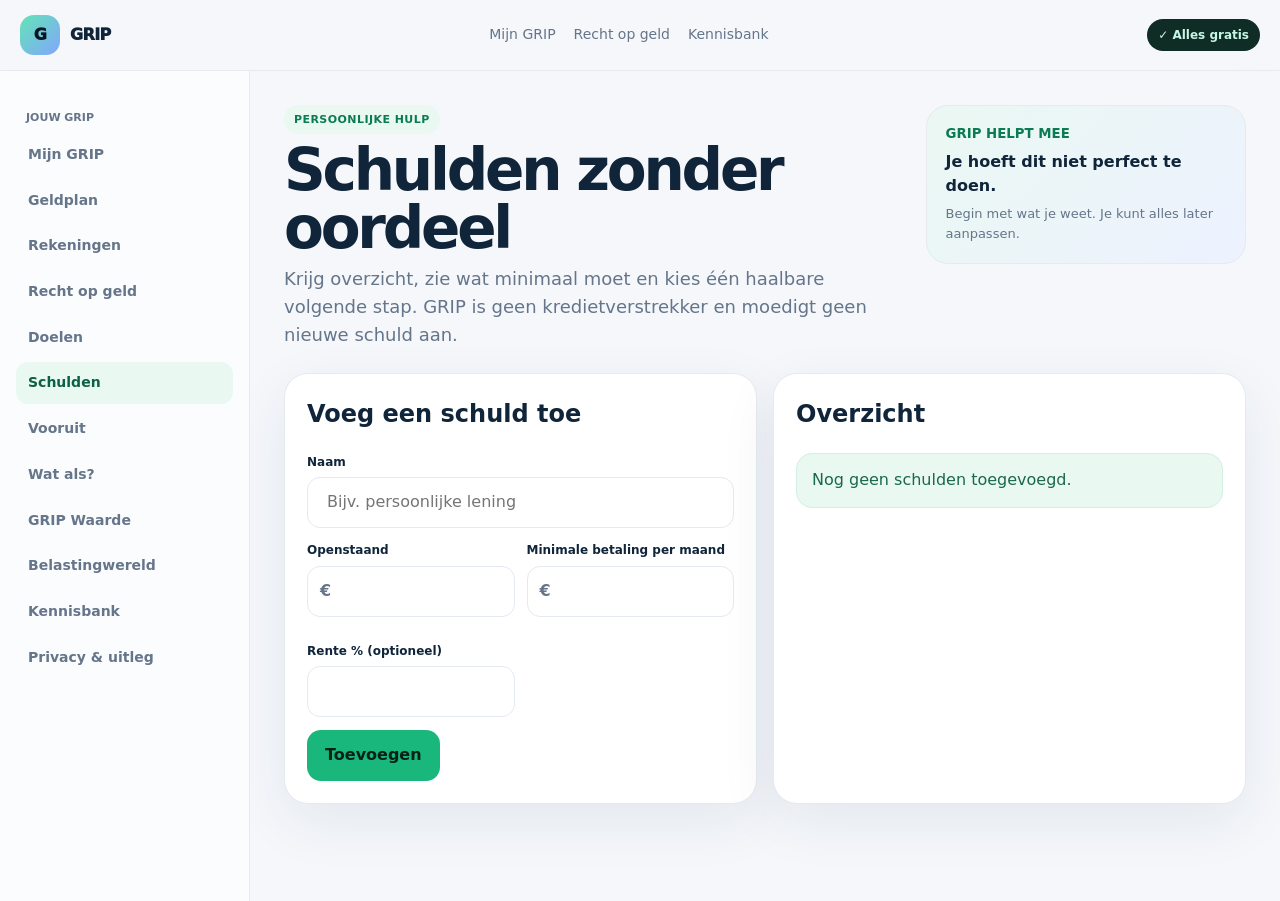
<file: schulden/index.html>
<!doctype html><html lang="nl"><head><meta charset="utf-8"><meta name="viewport" content="width=device-width,initial-scale=1"><title>GRIP Schulden</title><link rel="stylesheet" href="/style.css"></head><body><script src="/common.js"></script><script>const d=GRIP.load();GRIP.shell('/schulden/','Schulden zonder oordeel','Krijg overzicht, zie wat minimaal moet en kies één haalbare volgende stap. GRIP is geen kredietverstrekker en moedigt geen nieuwe schuld aan.',`<div class="layout2"><section class="panel"><h2>Voeg een schuld toe</h2><div class="field"><label>Naam</label><div class="input"><input id="dn" placeholder="Bijv. persoonlijke lening"></div></div><div class="formGrid"><div class="field"><label>Openstaand</label><div class="input"><span>€</span><input id="db" type="number"></div></div><div class="field"><label>Minimale betaling per maand</label><div class="input"><span>€</span><input id="dm" type="number"></div></div><div class="field"><label>Rente % (optioneel)</label><div class="input"><input id="dr" type="number" step="0.1"></div></div></div><button class="btn primary" id="add">Toevoegen</button></section><section class="panel"><h2>Overzicht</h2><div id="rows" class="stack"></div></section></div>`);const render=()=>{const total=d.debts.reduce((s,x)=>s+GRIP.num(x.balance),0),mins=d.debts.reduce((s,x)=>s+GRIP.num(x.minimum),0);GRIP.q('#rows').innerHTML=`<div class="notice ${total?'warn':'good'}">${total?'Totaal openstaand '+GRIP.money(total)+' · minimaal '+GRIP.money(mins)+'/mnd. Focus eerst op overzicht en betaalbaarheid.':'Nog geen schulden toegevoegd.'}</div>`+(d.debts.map(x=>`<div class="row"><div><small>${GRIP.num(x.rate)?GRIP.num(x.rate)+'% rente':'Rente niet ingevuld'}</small><b>${GRIP.esc(x.name)}</b><span class="muted">${GRIP.money(x.balance)} open · ${GRIP.money(x.minimum)}/mnd minimaal</span></div><button class="smallBtn dangerBtn" data-del="${x.id}">Verwijder</button></div>`).join(''));GRIP.qa('[data-del]').forEach(b=>b.onclick=()=>{d.debts=d.debts.filter(x=>x.id!==b.dataset.del);GRIP.save();render()})};GRIP.q('#add').onclick=()=>{const name=GRIP.q('#dn').value.trim(),balance=GRIP.num(GRIP.q('#db').value),minimum=GRIP.num(GRIP.q('#dm').value),rate=GRIP.num(GRIP.q('#dr').value);if(!name||!balance)return GRIP.toast('Vul naam en openstaand bedrag in');d.debts.push({id:GRIP.uid(),name,balance,minimum,rate});GRIP.save();render();GRIP.toast('Schuld toegevoegd')};render();</script></body></html>
</file>
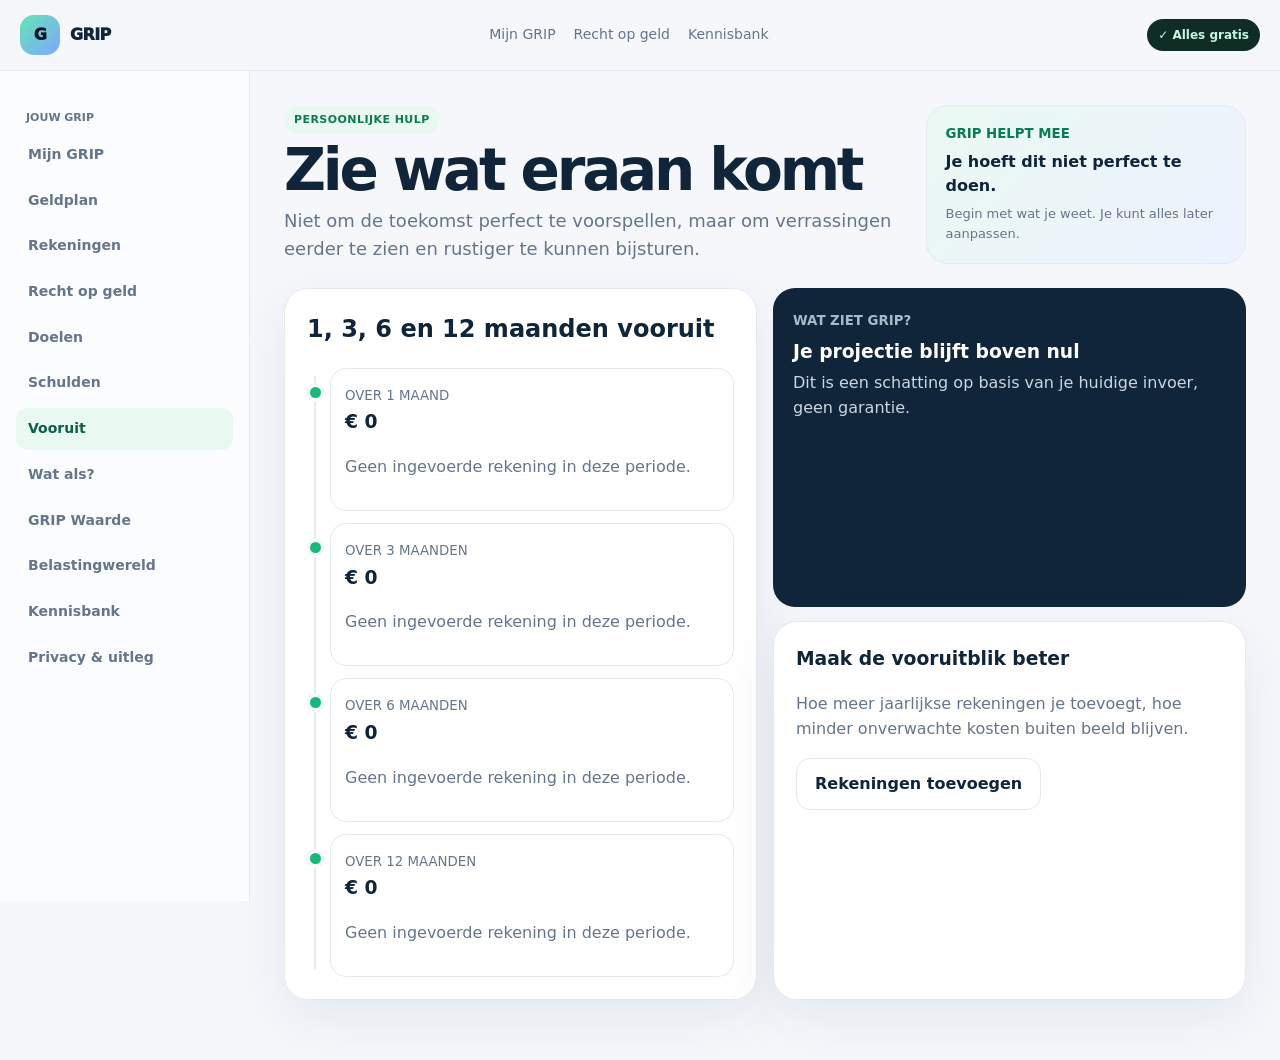
<file: vooruit/index.html>
<!doctype html><html lang="nl"><head><meta charset="utf-8"><meta name="viewport" content="width=device-width,initial-scale=1"><title>GRIP Vooruit</title><link rel="stylesheet" href="/style.css"></head><body><script src="/common.js"></script><script>const d=GRIP.load(),c=GRIP.calc(),p=d.profile;const points=[1,3,6,12].map(m=>{const due=d.bills.filter(b=>b.due&&GRIP.monthsUntil(b.due)<=m).reduce((s,b)=>s+GRIP.num(b.amount),0);const v=GRIP.num(p.buffer)+(c.income-c.costs-GRIP.num(p.monthlySaving))*m-due;return[m,v,due]});GRIP.shell('/vooruit/','Zie wat eraan komt','Niet om de toekomst perfect te voorspellen, maar om verrassingen eerder te zien en rustiger te kunnen bijsturen.',`<div class="layout2"><section class="panel"><h2>1, 3, 6 en 12 maanden vooruit</h2><div class="timeline">${points.map(([m,v,due])=>`<article class="time"><small class="muted">OVER ${m} ${m===1?'MAAND':'MAANDEN'}</small><h3>${GRIP.money(v)}</h3><p class="muted">${due?GRIP.money(due)+' aan ingevoerde rekeningen meegenomen.':'Geen ingevoerde rekening in deze periode.'}</p></article>`).join('')}</div></section><aside class="stack"><section class="actionBox"><small>Wat ziet GRIP?</small><h3>${points.some(x=>x[1]<0)?'Er ontstaat ergens een tekort':'Je projectie blijft boven nul'}</h3><p>${points.some(x=>x[1]<0)?'Open Rekeningen en Geldplan om te kijken welke kosten je eerder kunt opvangen.':'Dit is een schatting op basis van je huidige invoer, geen garantie.'}</p></section><section class="panel"><h3>Maak de vooruitblik beter</h3><p class="muted">Hoe meer jaarlijkse rekeningen je toevoegt, hoe minder onverwachte kosten buiten beeld blijven.</p><a class="btn secondary" href="/rekeningen/">Rekeningen toevoegen</a></section></aside></div>`);</script></body></html>
</file>
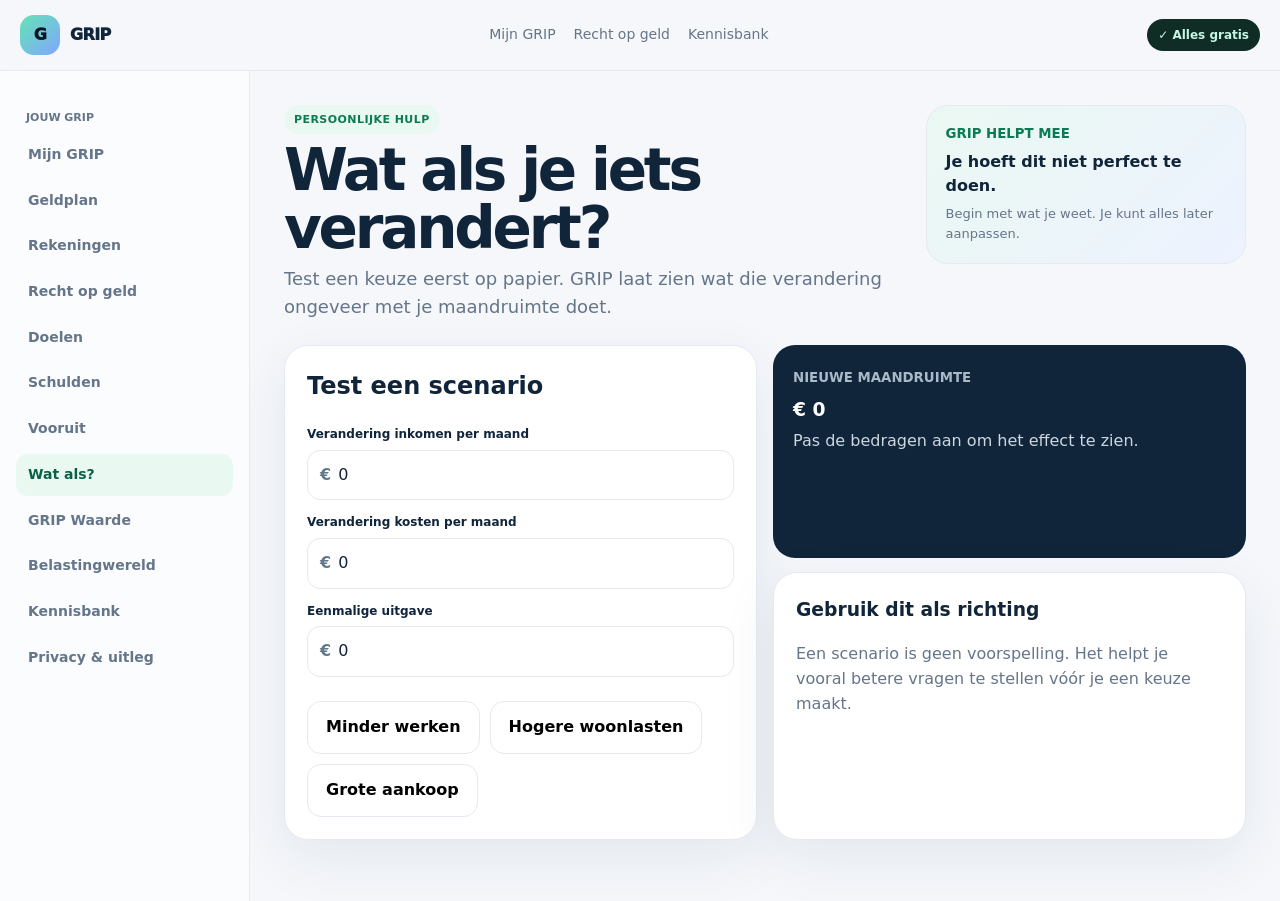
<file: wat-als/index.html>
<!doctype html><html lang="nl"><head><meta charset="utf-8"><meta name="viewport" content="width=device-width,initial-scale=1"><title>GRIP Wat als?</title><link rel="stylesheet" href="/style.css"></head><body><script src="/common.js"></script><script>const c=GRIP.calc();GRIP.shell('/wat-als/','Wat als je iets verandert?','Test een keuze eerst op papier. GRIP laat zien wat die verandering ongeveer met je maandruimte doet.',`<div class="layout2"><section class="panel"><h2>Test een scenario</h2><div class="field"><label>Verandering inkomen per maand</label><div class="input"><span>€</span><input id="inc" type="number" value="0"></div></div><div class="field"><label>Verandering kosten per maand</label><div class="input"><span>€</span><input id="cost" type="number" value="0"></div></div><div class="field"><label>Eenmalige uitgave</label><div class="input"><span>€</span><input id="one" type="number" value="0"></div></div><div class="actions"><button class="btn secondary preset" data-i="-300" data-c="0" data-o="0">Minder werken</button><button class="btn secondary preset" data-i="0" data-c="150" data-o="0">Hogere woonlasten</button><button class="btn secondary preset" data-i="0" data-c="0" data-o="1500">Grote aankoop</button></div></section><aside class="stack"><section class="actionBox"><small>Nieuwe maandruimte</small><h3 id="out">${GRIP.money(c.monthlyFree)}</h3><p id="explain">Pas de bedragen aan om het effect te zien.</p></section><section class="panel"><h3>Gebruik dit als richting</h3><p class="muted">Een scenario is geen voorspelling. Het helpt je vooral betere vragen te stellen vóór je een keuze maakt.</p></section></aside></div>`);const run=()=>{const i=Number(GRIP.q('#inc').value)||0,co=Number(GRIP.q('#cost').value)||0,o=GRIP.num(GRIP.q('#one').value),n=c.monthlyFree+i-co;GRIP.q('#out').textContent=GRIP.money(n);GRIP.q('#explain').textContent='Dat is '+GRIP.money(n-c.monthlyFree)+' verschil per maand. '+(o?('Na een eenmalige uitgave van '+GRIP.money(o)+' houd je die maand ongeveer '+GRIP.money(n-o)+' over.'):'')};['inc','cost','one'].forEach(id=>GRIP.q('#'+id).oninput=run);GRIP.qa('.preset').forEach(b=>b.onclick=()=>{GRIP.q('#inc').value=b.dataset.i;GRIP.q('#cost').value=b.dataset.c;GRIP.q('#one').value=b.dataset.o;run()});</script></body></html>
</file>
<file: style.css>
:root{--bg:#f5f7fb;--paper:#fff;--ink:#10243a;--muted:#65758a;--line:#e4eaf0;--brand:#19b77c;--brand2:#5278ff;--soft:#eaf8f2;--blue:#edf2ff;--warn:#a86400;--warnbg:#fff5de;--danger:#b83b4a;--dangerbg:#fff0f2;--shadow:0 18px 55px rgba(23,45,72,.08);--shadow2:0 28px 90px rgba(23,45,72,.12);--r:24px;--max:1240px}*{box-sizing:border-box}html{scroll-behavior:smooth}body{margin:0;font-family:Inter,ui-sans-serif,system-ui,-apple-system,BlinkMacSystemFont,"Segoe UI",sans-serif;background:var(--bg);color:var(--ink);line-height:1.55}a{color:inherit;text-decoration:none}button,input,select{font:inherit}button{cursor:pointer}.wrap{width:min(var(--max),calc(100% - 32px));margin:auto}.topbar{position:sticky;top:0;z-index:50;background:rgba(245,247,251,.9);backdrop-filter:blur(18px);border-bottom:1px solid var(--line)}.topin{min-height:70px;display:flex;align-items:center;justify-content:space-between;gap:16px}.logo{display:flex;align-items:center;gap:10px;font-weight:950;letter-spacing:-.04em}.mark{width:40px;height:40px;border-radius:14px;background:linear-gradient(135deg,#63e4b4,#82a6ff);display:grid;place-items:center;color:#081722;font-weight:1000}.mainnav{display:flex;gap:18px;color:var(--muted);font-size:14px}.navcta,.btn{border:0;border-radius:14px;padding:13px 18px;font-weight:850;display:inline-flex;align-items:center;justify-content:center;gap:8px}.primary{background:var(--brand);color:#062217}.secondary{background:var(--paper);border:1px solid var(--line)}.ghost{background:transparent;border:1px solid var(--line)}.hero{display:grid;grid-template-columns:1.05fr .95fr;gap:46px;align-items:center;padding:74px 0 44px}.eyebrow,.pill{display:inline-flex;align-items:center;gap:6px;border-radius:999px;padding:6px 10px;background:var(--soft);color:#0a7b53;font-weight:900;font-size:11px;letter-spacing:.04em;text-transform:uppercase}.hero h1{font-size:clamp(46px,7vw,82px);line-height:.96;letter-spacing:-.065em;margin:18px 0}.hero h1 span{color:var(--brand)}.lead{font-size:clamp(18px,2vw,22px);color:var(--muted);max-width:720px}.actions{display:flex;gap:10px;flex-wrap:wrap;margin-top:24px}.trustline{display:flex;gap:10px;flex-wrap:wrap;color:var(--muted);font-size:13px;margin-top:14px}.heroVisual{position:relative;min-height:460px;border-radius:32px;overflow:hidden;box-shadow:var(--shadow2);background:linear-gradient(145deg,#eaf8f2,#eaf0ff)}.heroVisual:before{content:"";position:absolute;inset:0;background:radial-gradient(circle at 20% 20%,rgba(25,183,124,.35),transparent 34%),radial-gradient(circle at 80% 32%,rgba(82,120,255,.32),transparent 36%)}.phone{position:absolute;right:34px;top:36px;width:min(72%,360px);background:#fff;border:1px solid rgba(0,0,0,.06);border-radius:30px;padding:18px;box-shadow:0 25px 70px rgba(32,55,80,.18)}.phoneTop{display:flex;justify-content:space-between;color:var(--muted);font-size:12px}.bigNumber{font-size:46px;font-weight:950;letter-spacing:-.06em;margin:10px 0 2px}.miniCard{border:1px solid var(--line);border-radius:17px;padding:14px;margin-top:10px;background:#fff}.miniCard strong{display:block}.miniCard small{color:var(--muted)}.floatingHelp{position:absolute;left:26px;bottom:28px;width:48%;background:#10243a;color:#fff;border-radius:20px;padding:16px;box-shadow:var(--shadow)}.floatingHelp small{color:#b9c7d4}.section{padding:58px 0}.sectionHead{max-width:780px;margin-bottom:26px}.sectionHead h2{font-size:clamp(34px,5vw,56px);letter-spacing:-.05em;line-height:1.02;margin:0 0 12px}.sectionHead p{margin:0;color:var(--muted);font-size:18px}.grid3{display:grid;grid-template-columns:repeat(3,1fr);gap:16px}.grid4{display:grid;grid-template-columns:repeat(4,1fr);gap:14px}.routeCard{background:var(--paper);border:1px solid var(--line);border-radius:var(--r);padding:22px;box-shadow:var(--shadow);transition:.18s transform,.18s box-shadow}.routeCard:hover{transform:translateY(-3px);box-shadow:var(--shadow2)}.routeCard .tag{font-size:11px;color:#0a7b53;font-weight:900;text-transform:uppercase}.routeCard h3{margin:8px 0 6px;font-size:21px}.routeCard p{margin:0;color:var(--muted)}.routeCard .go{display:inline-flex;margin-top:15px;font-weight:900;color:var(--brand2)}.helpBand{background:#10243a;color:#fff;border-radius:32px;padding:32px;display:grid;grid-template-columns:1fr auto;gap:20px;align-items:center}.helpBand p{color:#c8d3df;margin:8px 0 0}.footer{padding:38px 0 55px;color:var(--muted);font-size:13px}.footerin{border-top:1px solid var(--line);padding-top:20px;display:flex;justify-content:space-between;gap:18px;flex-wrap:wrap}.allfree{display:inline-flex;gap:8px;align-items:center;background:#0f2d25;color:#c8f6e5;border-radius:999px;padding:7px 11px;font-size:12px;font-weight:900}.platform{display:grid;grid-template-columns:250px 1fr;min-height:calc(100vh - 70px)}.sidebar{padding:24px 16px 38px;border-right:1px solid var(--line);background:#fbfcfe;position:sticky;top:70px;height:calc(100vh - 70px);overflow:auto}.sideTitle{font-size:11px;color:var(--muted);font-weight:900;text-transform:uppercase;margin:14px 10px 8px}.sideNav{display:grid;gap:4px}.sideNav a{padding:10px 12px;border-radius:12px;color:var(--muted);font-weight:750;font-size:14px}.sideNav a:hover,.sideNav a.active{background:var(--soft);color:#0b6045}.page{padding:34px 34px 60px;min-width:0}.pageHead{display:flex;justify-content:space-between;gap:24px;align-items:flex-start;margin-bottom:24px}.pageHead h1{font-size:clamp(36px,5vw,58px);letter-spacing:-.055em;line-height:1;margin:7px 0 8px}.pageHead p{color:var(--muted);font-size:18px;max-width:760px;margin:0}.helper{background:linear-gradient(135deg,var(--soft),var(--blue));border:1px solid var(--line);border-radius:22px;padding:18px;min-width:240px;max-width:320px}.helper small{display:block;color:#0a7b53;font-weight:900;text-transform:uppercase}.helper strong{display:block;margin:5px 0}.helper p{font-size:13px;color:var(--muted);margin:0}.panel{background:var(--paper);border:1px solid var(--line);border-radius:24px;padding:22px;box-shadow:var(--shadow)}.panel h2,.panel h3{margin-top:0}.kpis{display:grid;grid-template-columns:repeat(4,1fr);gap:12px;margin-bottom:16px}.kpi{background:var(--paper);border:1px solid var(--line);border-radius:19px;padding:17px}.kpi small{display:block;color:var(--muted);font-weight:800}.kpi strong{font-size:26px;letter-spacing:-.04em}.layout2{display:grid;grid-template-columns:1fr 1fr;gap:16px}.stack{display:grid;gap:14px}.field{margin-bottom:13px}.field label{display:block;font-size:12px;font-weight:850;margin-bottom:6px}.input{display:flex;align-items:center;background:#fff;border:1px solid var(--line);border-radius:13px;min-height:48px;padding:0 12px}.input span{color:var(--muted);font-weight:850}.input input,.input select{width:100%;border:0;outline:0;background:transparent;color:var(--ink);padding:12px 7px}.input:focus-within{border-color:var(--brand2);box-shadow:0 0 0 3px rgba(82,120,255,.1)}.formGrid{display:grid;grid-template-columns:1fr 1fr;gap:12px}.group{margin-bottom:24px}.group h3{margin-bottom:3px}.group>p{margin:0 0 12px;color:var(--muted);font-size:13px}.wizardStep{display:none}.wizardStep.active{display:block}.progress{height:9px;border-radius:999px;background:#e8edf2;overflow:hidden;margin:12px 0 20px}.progress span{height:100%;display:block;background:linear-gradient(90deg,var(--brand),var(--brand2));border-radius:inherit}.notice{border-radius:16px;padding:14px 15px;background:var(--blue);border:1px solid #dbe4ff;color:#355078}.notice.good{background:var(--soft);color:#1a684e;border-color:#d1f0e3}.notice.warn{background:var(--warnbg);color:#7c5200;border-color:#f6e1af}.actionBox{background:#10243a;color:white;border-radius:22px;padding:20px}.actionBox small{color:#a9b9c8;font-weight:900;text-transform:uppercase}.actionBox h3{margin:5px 0}.actionBox p{color:#ccd7e0;margin:0}.list{display:grid;gap:9px}.row{border:1px solid var(--line);border-radius:15px;padding:13px 14px;background:#fbfcfe;display:flex;justify-content:space-between;gap:14px;align-items:center}.row small{display:block;color:var(--muted)}.row b{display:block}.smallBtn{border:1px solid var(--line);background:white;border-radius:10px;padding:8px 10px;font-weight:800;color:var(--ink)}.dangerBtn{color:var(--danger);background:var(--dangerbg)}.bars{display:grid;gap:10px}.barRow{display:grid;grid-template-columns:120px 1fr 74px;gap:10px;align-items:center}.track{height:10px;border-radius:999px;background:#e8edf2;overflow:hidden}.fill{height:100%;background:linear-gradient(90deg,var(--brand),var(--brand2));border-radius:inherit}.muted{color:var(--muted)}.big{font-size:42px;letter-spacing:-.055em;font-weight:950}.goalCard,.scheme,.articleCard{border:1px solid var(--line);border-radius:18px;padding:16px;background:#fff}.scheme.possible{border-color:#bfe9d9;background:#f8fffc}.scheme h3,.goalCard h3{margin:0 0 6px}.scheme p,.goalCard p{color:var(--muted);margin:0 0 10px}.scheme a{font-weight:900;color:var(--brand2)}.checkerGrid{display:grid;grid-template-columns:1fr 1fr;gap:12px}.checkbox{display:flex;gap:10px;align-items:flex-start;border:1px solid var(--line);padding:12px;border-radius:14px;background:#fff}.checkbox input{margin-top:4px}.timeline{position:relative;display:grid;gap:12px;padding-left:23px}.timeline:before{content:"";position:absolute;left:7px;top:8px;bottom:8px;width:2px;background:var(--line)}.time{position:relative;border:1px solid var(--line);border-radius:16px;padding:14px;background:#fff}.time:before{content:"";position:absolute;left:-21px;top:18px;width:11px;height:11px;border-radius:50%;background:var(--brand);box-shadow:0 0 0 4px var(--bg)}.articleGrid{display:grid;grid-template-columns:repeat(3,1fr);gap:14px}.articleCard h3{margin:4px 0 7px}.articleCard p{margin:0;color:var(--muted)}.articleCard .read{margin-top:13px;color:var(--brand2);font-weight:900}.toast{position:fixed;left:50%;bottom:24px;transform:translate(-50%,120px);opacity:0;background:#10243a;color:#fff;padding:12px 15px;border-radius:12px;font-weight:800;transition:.22s;z-index:200}.toast.show{transform:translate(-50%,0);opacity:1}@media(max-width:1050px){.grid4{grid-template-columns:repeat(2,1fr)}.platform{grid-template-columns:1fr}.sidebar{display:none}.page{padding:26px 18px 52px}.kpis{grid-template-columns:repeat(2,1fr)}.mainnav{display:none}.pageHead{display:grid}.helper{max-width:none}.articleGrid{grid-template-columns:1fr 1fr}}@media(max-width:760px){.hero{grid-template-columns:1fr;padding-top:44px}.heroVisual{min-height:390px}.phone{right:18px;top:24px;width:75%}.floatingHelp{left:18px;bottom:20px;width:62%}.grid3,.grid4,.layout2,.formGrid,.checkerGrid,.articleGrid{grid-template-columns:1fr}.section{padding:44px 0}.helpBand{grid-template-columns:1fr}.kpis{grid-template-columns:1fr 1fr}.pageHead h1{font-size:42px}.barRow{grid-template-columns:90px 1fr 66px}.topin{min-height:64px}.navcta{display:none}.actions{display:grid}.actions .btn{width:100%}}@media(max-width:480px){.wrap{width:min(var(--max),calc(100% - 22px))}.hero h1{font-size:47px}.heroVisual{min-height:350px}.phone{width:82%}.floatingHelp{width:70%;padding:13px}.kpis{grid-template-columns:1fr}.page{padding:22px 12px 44px}.panel{padding:16px}.bigNumber{font-size:40px}}
</file>
